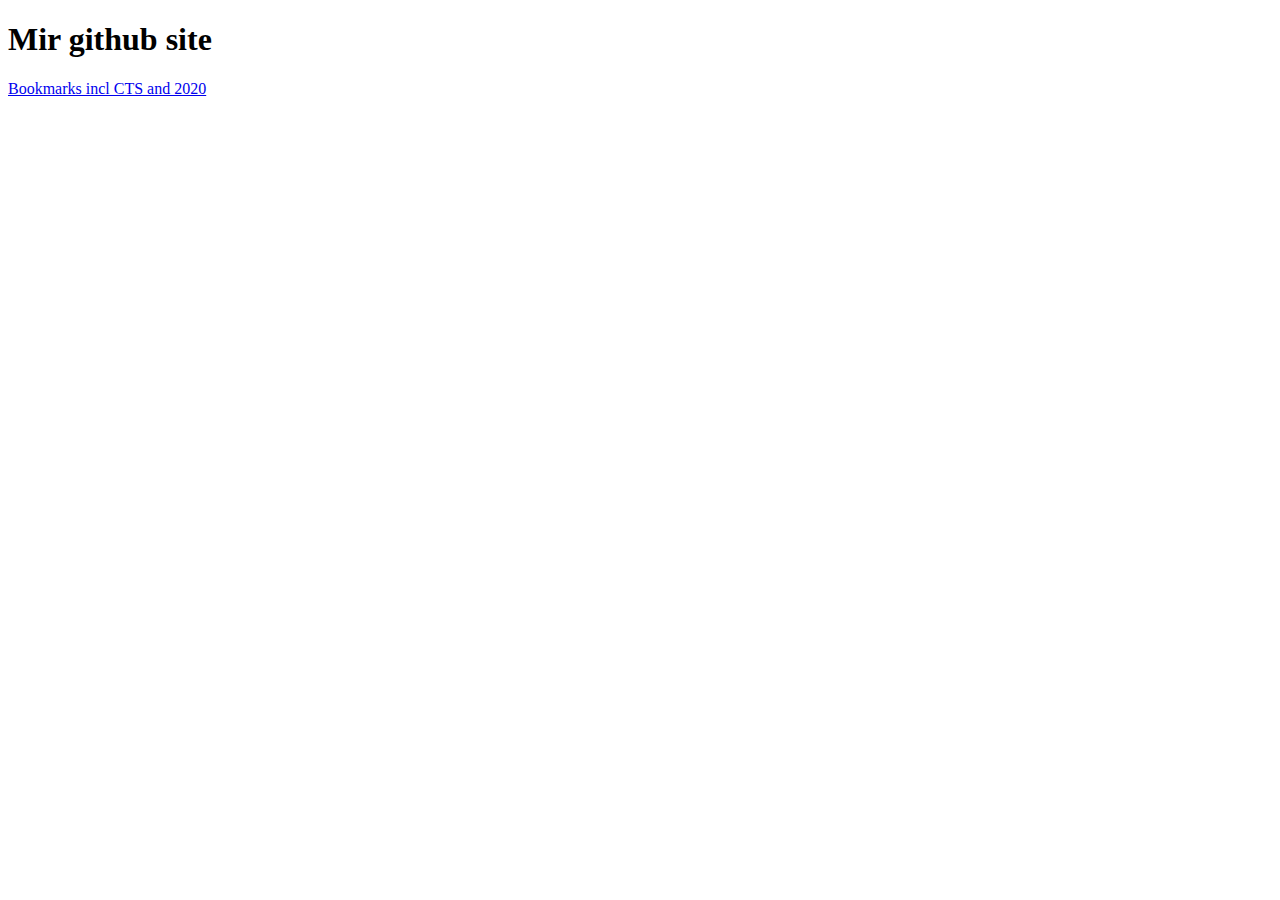
<file: index.html>
<!DOCTYPE html>
<html lang="en" dir="ltr">

<head>
    <meta charset="utf-8">
    <title>Mir's Bookmarks and notes 💕</title>
</head>

<body>
    <h1>Mir github site</h1>

    <a href="bookmarks/index.html">Bookmarks incl CTS and 2020</a>
  
</body>

</html>
</file>
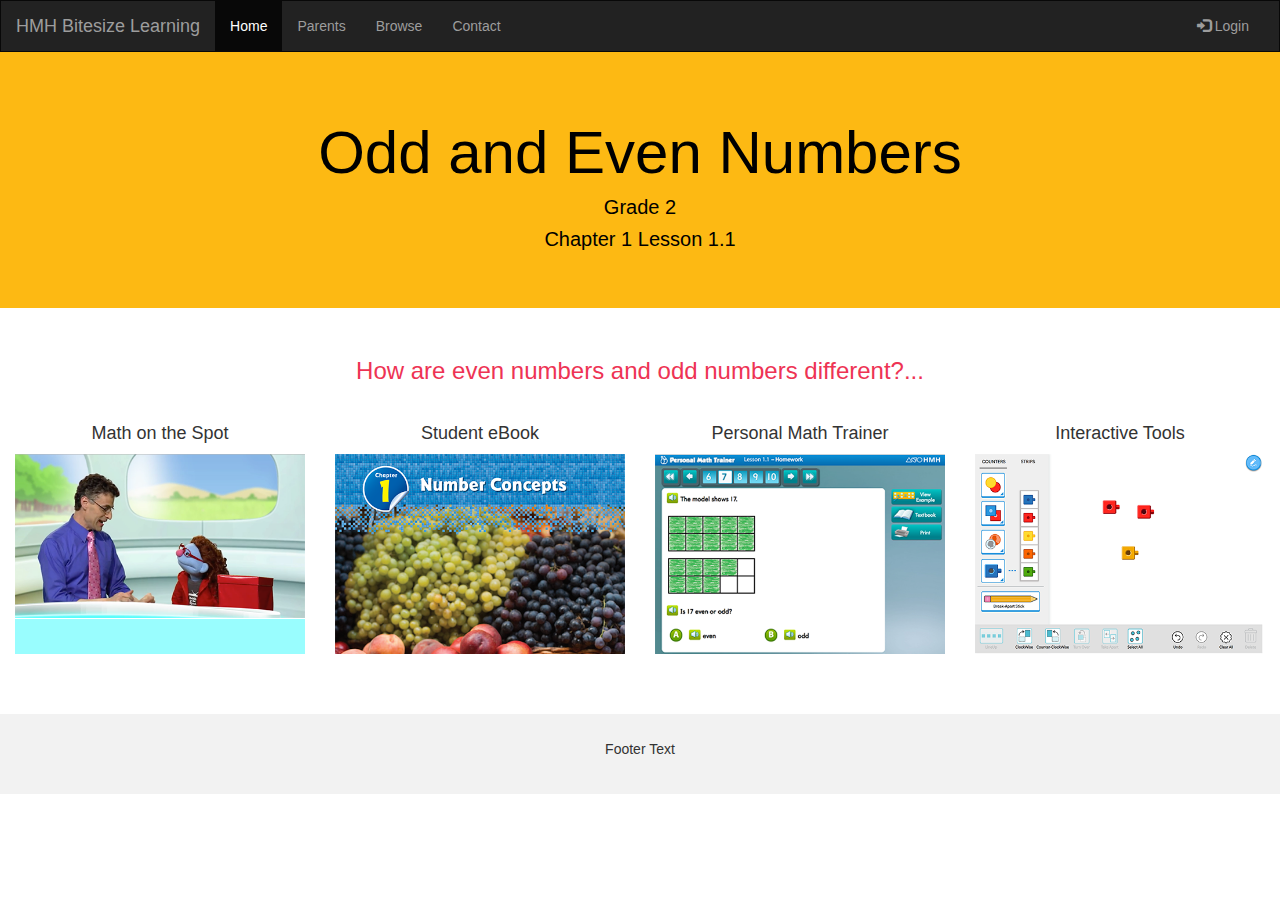
<file: bitesize-poc/index.html>
<!DOCTYPE html>
<html lang="en">
  <head>
    <title>HMH Learning Tree : Math : Grade 2 : Lesson 1.1</title>
    <meta charset="utf-8" />
    <meta name="viewport" content="width=device-width, initial-scale=1" />
    <link
      rel="stylesheet"
      href="https://maxcdn.bootstrapcdn.com/bootstrap/3.4.1/css/bootstrap.min.css"
    />
    <script src="https://ajax.googleapis.com/ajax/libs/jquery/3.4.1/jquery.min.js"></script>
    <script src="https://maxcdn.bootstrapcdn.com/bootstrap/3.4.1/js/bootstrap.min.js"></script>
    <style>
      .jumbotron {
        /* background-image: url("iloveelephants.png ");*/
        background-color: #fdb913;
        /* background-size: cover;*/
      }

      .jumbotron h1 {
        color: black;
        font-weight: 400;
        font-size: 6rem;
      }
      .jumbotron h4 {
        color: black;
        font-size: 2rem;
        font-weight: 400;
        margin-top: 0;
      }

      /* Modify the background color */

      .navbar-custom {
        background-color: #4d4d4f;
      }
      /* Modify brand and text color */

      .navbar-custom .navbar-brand,
      .navbar-custom .navbar-text {
        color: #fdb913;
      }
      /*  .mycircle {
        background-color: #ee3354;
        width: 100px;
        height: 100px;
        border-radius: 50%;
        position: relative;
        padding: 5px;
        float: right;
        margin-right: 100px;
      } */

      .mycircle p {
        color: white;
        font-size: 2rem;
        line-height: 100px;
      }
      /* Remove the navbar's default margin-bottom and rounded borders */
      .navbar {
        margin-bottom: 0;
        border-radius: 0;
      }

      h3 {
        color: #ee3354;
      }

      /* Add a gray background color and some padding to the footer */
      footer {
        background-color: #f2f2f2;
        padding: 25px;
      }
    </style>
  </head>
  <body>
    <nav class="navbar navbar-inverse">
      <div class="container-fluid">
        <div class="navbar-header">
          <button
            type="button"
            class="navbar-toggle"
            data-toggle="collapse"
            data-target="#myNavbar"
          >
            <span class="icon-bar"></span>
            <span class="icon-bar"></span>
            <span class="icon-bar"></span>
          </button>
          <a class="navbar-brand" href="#">HMH Bitesize Learning</a>
        </div>
        <div class="collapse navbar-collapse" id="myNavbar">
          <ul class="nav navbar-nav">
            <li class="active"><a href="#">Home</a></li>
            <li><a href="#">Parents</a></li>
            <li><a href="#">Browse</a></li>
            <li><a href="#">Contact</a></li>
          </ul>
          <ul class="nav navbar-nav navbar-right">
            <li>
              <a href="#"
                ><span class="glyphicon glyphicon-log-in"></span> Login</a
              >
            </li>
          </ul>
        </div>
      </div>
    </nav>

    <div class="jumbotron">
      <div class="container text-center">
        <h1>Odd and Even Numbers</h1>
        <h4>Grade 2</h4>
        <h4>Chapter 1 Lesson 1.1</h4>
      </div>
    </div>

    <div class="container-fluid bg-3 text-center">
      <h3>How are even numbers and odd numbers different?...</h3>
      <br />
      <div class="row">
        <div class="col-sm-3">
          <h4>Math on the Spot</h4>
          <a
            href="https://www-review-cert-tc1.thinkcentral.com/content/hsp/math/gomath/common/video/video.html#videoId=ref:En_715"
          >
            <img
              src="G2-L1-1-mots.png"
              class="img-responsive"
              style="width: 100%;"
              alt="Image"
            />
          </a>
        </div>
        <div class="col-sm-3">
          <h4>Student eBook</h4>
          <a href="G2-L1-1-seeb.pdf">
            <img
              src="G2-L1-1-seeb.png"
              class="img-responsive"
              style="width: 100%;"
              alt="Image"
            />
          </a>
        </div>
        <div class="col-sm-3">
          <h4>Personal Math Trainer</h4>
          <a
            href="https://www-review-cert-tc1.thinkcentral.com/wwtb/api/hviewer.pl?id=12345678901234567890123456789012&uid=demo_user&cid=1&wid=nagm15gra2hwku1m1l1hw"
          >
            <img
              src="G2-L1-1-pmt.png"
              class="img-responsive"
              style="width: 100%;"
              alt="Image"
            />
          </a>
        </div>
        <div class="col-sm-3">
          <h4>Interactive Tools</h4>
          <a
            href="https://www-review-cert-tc1.thinkcentral.com/content/hsp/math/mx2018/common/tools/Counters/index.html#user=g4"
          >
            <img
              src="G2-L1-1-itool.png"
              class="img-responsive"
              style="width: 100%;"
              alt="Image"
            />
          </a>
        </div>
      </div>
    </div>
    <br />

    <br /><br />

    <footer class="container-fluid text-center">
      <p>Footer Text</p>
    </footer>
  </body>
</html>
</file>
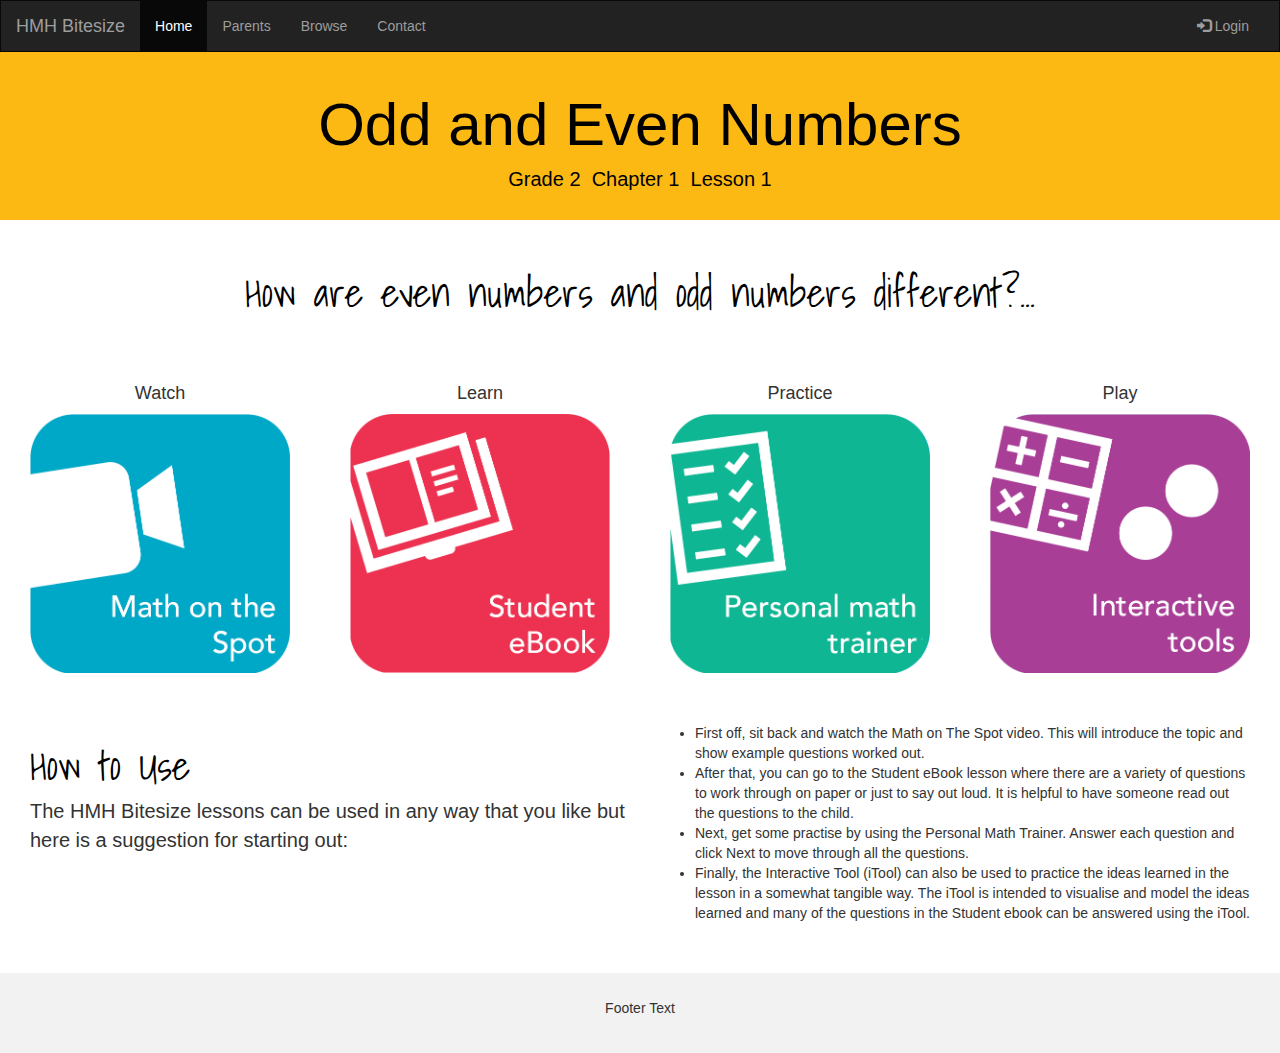
<file: bitesize/index.html>
<!DOCTYPE html>
<html lang="en">
  <head>
    <title>HMH Learning Tree : Math : Grade 2 : Lesson 1.1</title>
    <meta charset="utf-8" />
    <meta name="viewport" content="width=device-width, initial-scale=1" />
    <link
      rel="stylesheet"
      href="https://maxcdn.bootstrapcdn.com/bootstrap/3.4.1/css/bootstrap.min.css"
    />
    <link
      href="https://fonts.googleapis.com/css2?family=Shadows+Into+Light&display=swap"
      rel="stylesheet"
    />
    <script src="https://ajax.googleapis.com/ajax/libs/jquery/3.4.1/jquery.min.js"></script>
    <script src="https://maxcdn.bootstrapcdn.com/bootstrap/3.4.1/js/bootstrap.min.js"></script>
    <style>
      .jumbotron {
        /* background-image: url("iloveelephants.png ");*/
        background-color: #fdb913;
        /* background-size: cover;*/
        padding: 2rem;
      }

      .jumbotron h1 {
        color: black;
        font-weight: 400;
        font-size: 6rem;
      }
      .jumbotron h4 {
        color: black;
        font-size: 2rem;
        font-weight: 400;
        margin-top: 0;
      }

      /* Modify the background color */

      .navbar-custom {
        background-color: #4d4d4f;
      }
      /* Modify brand and text color */

      .navbar-custom .navbar-brand,
      .navbar-custom .navbar-text {
        color: #fdb913;
      }
      /*  .mycircle {
        background-color: #ee3354;
        width: 100px;
        height: 100px;
        border-radius: 50%;
        position: relative;
        padding: 5px;
        float: right;
        margin-right: 100px;
      } */

      .mycircle p {
        color: white;
        font-size: 2rem;
        line-height: 100px;
      }
      /* Remove the navbar's default margin-bottom and rounded borders */
      .navbar {
        margin-bottom: 0;
        border-radius: 0;
      }

      h3 {
        font-family: "Shadows Into Light", cursive;
        color: black;
        font-size: 4rem;
      }

      /* Add a gray background color and some padding to the footer */
      footer {
        background-color: #f2f2f2;
        padding: 25px;
      }

      .col-sm-3 {
        /*  border: 5px pink dotted; */
        padding: 3rem;
      }
      .how-to {
        font-size: 2rem;
      }
    </style>
  </head>
  <body>
    <nav class="navbar navbar-inverse">
      <div class="container-fluid">
        <div class="navbar-header">
          <button
            type="button"
            class="navbar-toggle"
            data-toggle="collapse"
            data-target="#myNavbar"
          >
            <span class="icon-bar"></span>
            <span class="icon-bar"></span>
            <span class="icon-bar"></span>
          </button>
          <a class="navbar-brand" href="#">HMH Bitesize</a>
        </div>
        <div class="collapse navbar-collapse" id="myNavbar">
          <ul class="nav navbar-nav">
            <li class="active"><a href="#">Home</a></li>
            <li><a href="#">Parents</a></li>
            <li><a href="#">Browse</a></li>
            <li><a href="#">Contact</a></li>
          </ul>
          <ul class="nav navbar-nav navbar-right">
            <li>
              <a href="#"
                ><span class="glyphicon glyphicon-log-in"></span> Login</a
              >
            </li>
          </ul>
        </div>
      </div>
    </nav>

    <div class="jumbotron">
      <div class="container text-center">
        <h1>Odd and Even Numbers</h1>
        <h4>Grade 2 &nbsp;Chapter 1&nbsp; Lesson 1</h4>
      </div>
    </div>

    <div class="container-fluid bg-3 text-center">
      <h3>How are even numbers and odd numbers different?...</h3>
      <br />
      <div class="row">
        <div class="col-sm-3">
          <h4>Watch</h4>
          <a
            href="https://www-review-cert-tc1.thinkcentral.com/content/hsp/math/gomath/common/video/video.html#videoId=ref:En_715"
          >
            <img
              src="bitesize-mots-icon.png"
              class="img-responsive"
              style="width: 100%;"
              alt="Image"
            />
          </a>
        </div>
        <div class="col-sm-3">
          <h4>Learn</h4>
          <a href="G2-L1-1-ebook.pdf">
            <img
              src="bitesize-ebook-icon.png"
              class="img-responsive"
              style="width: 100%;"
              alt="Image"
            />
          </a>
        </div>
        <div class="col-sm-3">
          <h4>Practice</h4>
          <a
            href="https://www-review-cert-tc1.thinkcentral.com/wwtb/api/hviewer.pl?id=12345678901234567890123456789012&uid=demo_user&cid=1&wid=nagm15gra2hwku1m1l1hw"
          >
            <img
              src="bitesize-pmt-icon.png"
              class="img-responsive"
              style="width: 100%;"
              alt="Image"
            />
          </a>
        </div>
        <div class="col-sm-3">
          <h4>Play</h4>
          <a
            href="https://www-review-cert-tc1.thinkcentral.com/content/hsp/math/mx2018/common/tools/Counters/index.html#user=g4"
          >
            <img
              src="bitesize-itool-icon.png"
              class="img-responsive"
              style="width: 100%;"
              alt="Image"
            />
          </a>
        </div>
      </div>
    </div>
    <br />
    <div class="container-fluid">
      <div class="col-sm-6">
        <h3>How to Use</h3>
        <p class="how-to">
          The HMH Bitesize lessons can be used in any way that you like but here
          is a suggestion for starting out:
        </p>
      </div>  
      <div class="col-sm-6">
        <ul>
          <li>
            First off, sit back and watch the Math on The Spot video. This will
            introduce the topic and show example questions worked out.
          </li>

          <li>
            After that, you can go to the Student eBook lesson where there are a
            variety of questions to work through on paper or just to say out
            loud. It is helpful to have someone read out the questions to the
            child.
          </li>

          <li>
            Next, get some practise by using the Personal Math Trainer. Answer
            each question and click Next to move through all the questions.
          </li>

          <li>
            Finally, the Interactive Tool (iTool) can also be used to practice
            the ideas learned in the lesson in a somewhat tangible way. The
            iTool is intended to visualise and model the ideas learned and many
            of the questions in the Student ebook can be answered using the
            iTool.
          </li>
        </ul>
      </div>
     </div>
    </div>
    <br /><br />

    <footer class="container-fluid text-center">
      <p>Footer Text</p>
    </footer>
  </body>
</html>
</file>
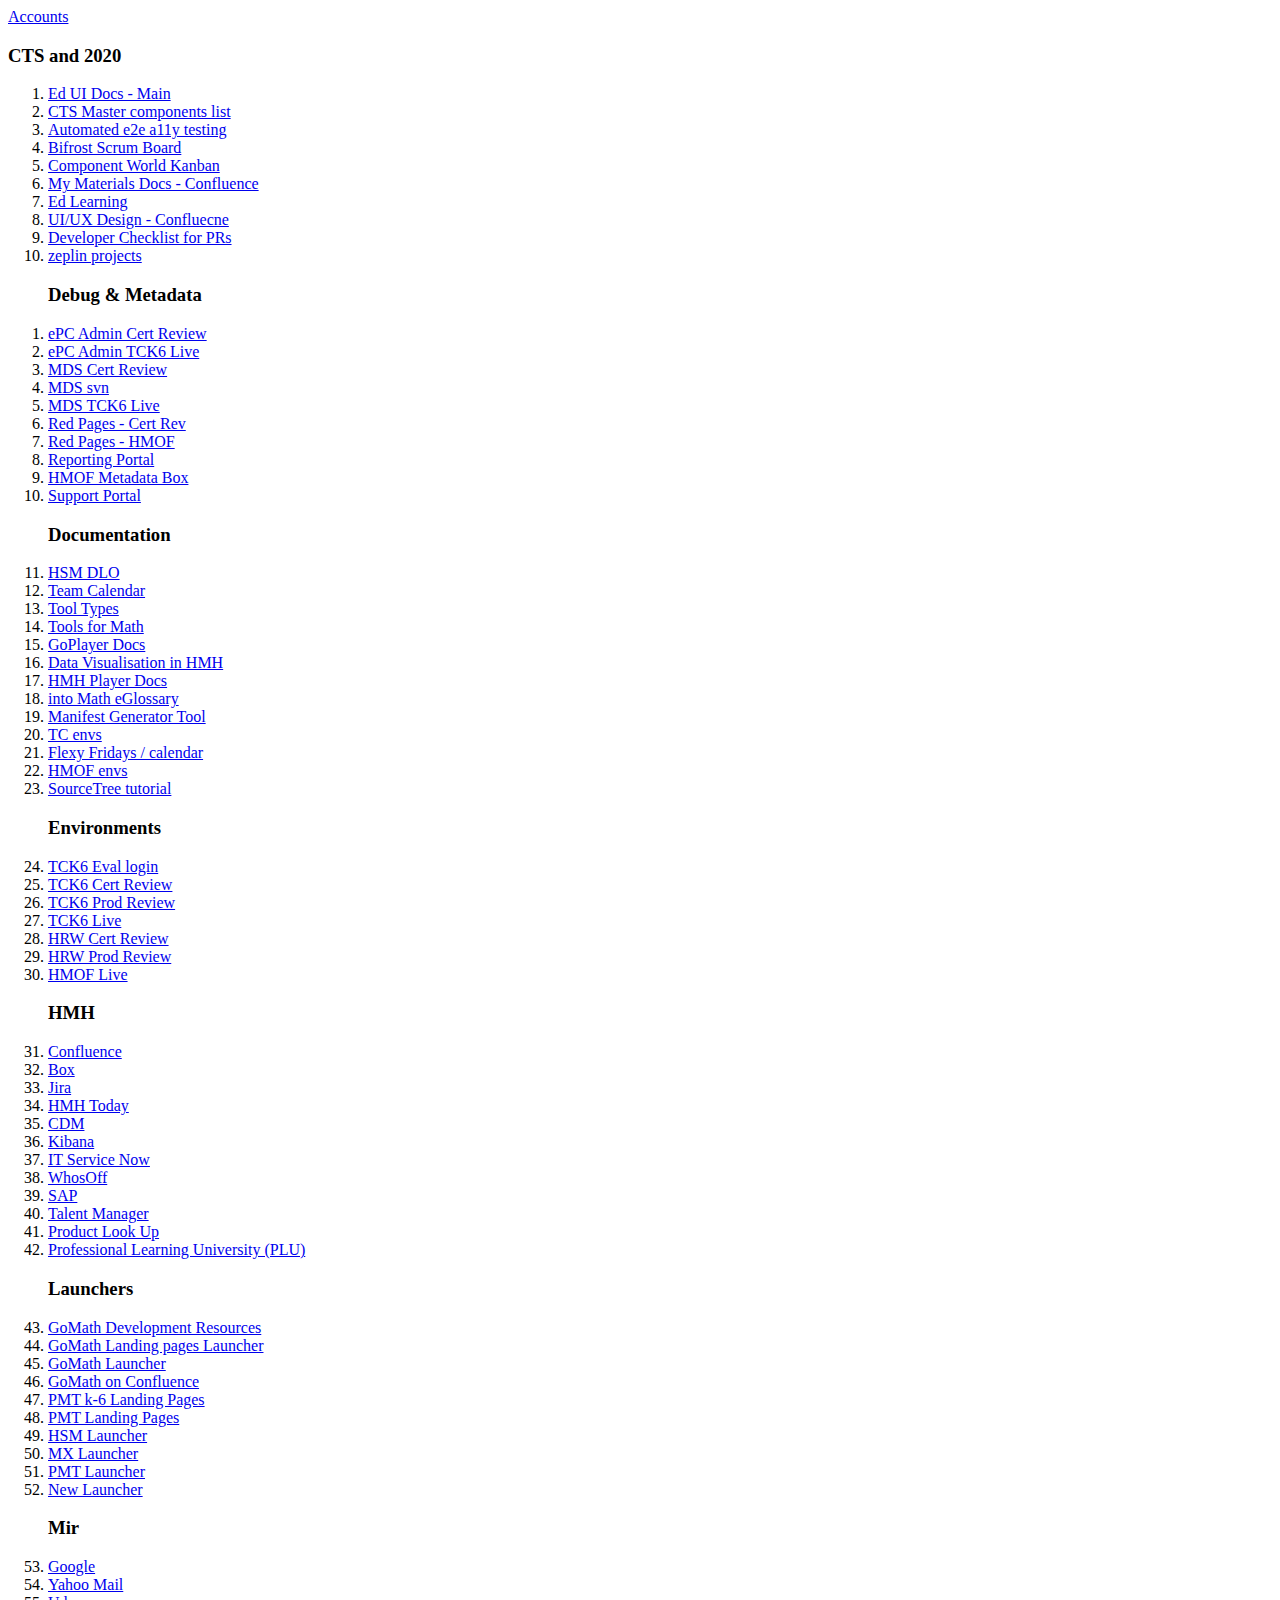
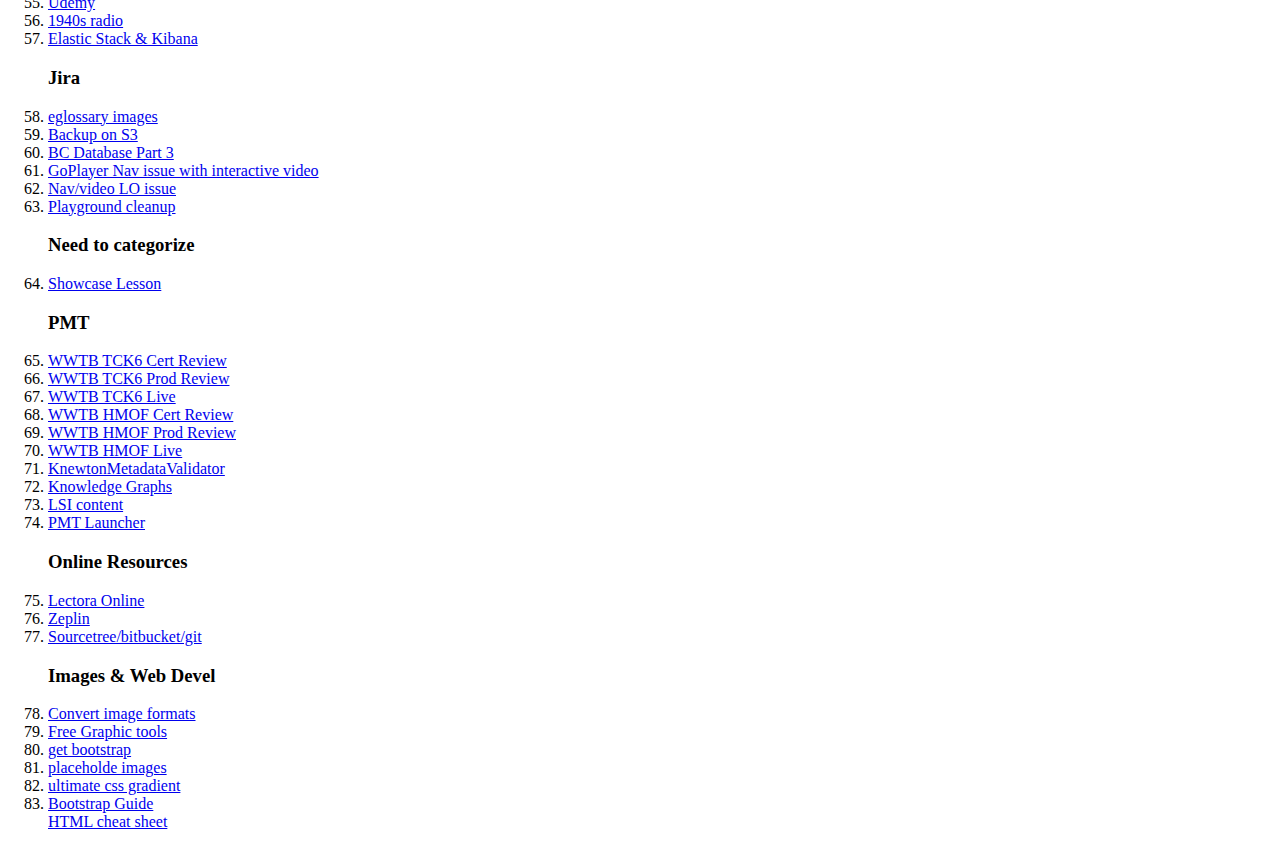
<file: bookmarks/index.html>
<!DOCTYPE html>
<html lang="en" dir="ltr">

<head>
    <meta charset="utf-8">
    <title>Mir's Bookmarks and notes 💕</title>
</head>

<body>

    <a href="mir-accounts.html">Accounts</a>

    <h3>CTS and 2020</h3>
    <ol>
        <li>
        <a href="https://ed-ui.prod.hmheng-cds.br.internal/Lift/Ed-UI/main/" ">	Ed UI Docs - Main	</a></li>
        <li><a href="https://hmhco.app.box.com/s/befvx8wvno2aam8j2jrrcni1mauii1z1 ">CTS Master components list	</a></li>
        <li><a href="https://scm.eng.hmhco.com/Ed-Learning/lift/blob/master/docs/accessibility.md#writing-automated-accessibility-e2e-regression-tests ">	Automated e2e a11y testing	</a></li>
        <li><a href="https://jira.hmhco.com/secure/RapidBoard.jspa?rapidView=2660&view=planning ">Bifrost Scrum Board	</a></li>
        <li><a href="https://jira.hmhco.com/secure/RapidBoard.jspa?rapidView=2601 ">Component World Kanban	</a></li>
        <li><a href="https://confluence.hmhco.com/display/PMT/Connected+Teacher+System+-+Playlist+services ">My Materials Docs - Confluence</a></li>

        <li><a href="https://scm.eng.hmhco.com/Ed-Learning ">Ed Learning</a></li>
        <li><a href="https://confluence.hmhco.com/display/DPD/Digital+Product+Design+Home ">UI/UX Design - Confluecne</a></li>
        <li><a href="https://hmhco.slack.com/archives/CF5LCQGL8/p1549468733067500 ">Developer Checklist for PRs</a></li>
        <li><a href="https://app.zeplin.io/projects ">zeplin projects</a></li>
        <!-- <li><a href="https://scm.eng.hmhco.com/Ed-Learning/lift/blob/master/e2e/README.md">Lift e2e testing</a></li>
        <li><a href="https://scm.eng.hmhco.com/Ed-Learning/lift/blob/master/docs/accessibility.md">Axe - a11y testing</a></li>
        <li><a href="url ">xxx</a></li>
        <li><a href="url ">xxx</a></li> -->

    
    </ol>

    

    <ol>
        <h3>Debug &amp; Metadata</h3>
        <li><a href=" http://admin-review-cert.thinkcentral.com/ePCAdmin/login ">	ePC Admin Cert Review	</a></li>
        <li><a href=" http://admin-k6.thinkcentral.com/ePCAdmin/login ">	ePC Admin TCK6 Live	</a></li>
        <li><a href=" http://ccscrvwml01.hmhengaws.local:8004/MDSHome ">	MDS Cert Review	</a></li>
        <li><a href=" http://dubsvn.hmco.com/svn/MDS_Content/trunk/MDS/CERT-REVIEW/metadata ">	MDS svn	</a></li>
        <li><a href=" http://hmhatcpapp01.hmco.com:8004/MDSHome ">	MDS TCK6 Live	</a></li>
        <li><a href=" http://support-review-cert.hrw.com/ ">	Red Pages - Cert Rev 	</a></li>
        <li><a href=" http://support.hrw.com/login_form.jsp ">	Red Pages - HMOF 	</a></li>
        <li><a href=" http://dubconf.hmhpub.com:8080/display/RP/DCD+Report+Portal ">	Reporting Portal	</a></li>
        <li><a href=" https://hmhco.app.box.com/files/0/f/3518834837/Metadata_Development?utm_source=trans&utm_medium=email&utm_campaign=collab%2Bauto%20accept%20user ">	HMOF Metadata Box	</a></li>
        <li><a href=" http://hmhsupportportal-review-cert.thinkcentral.com/supportPortalWeb/start.do ">	Support Portal	</a></li>
        <h3>Documentation</h3>
        <li><a href=" https://confluence.hmhco.com/pages/viewpage.action?spaceKey=PMT&title=HSM_DLO_identification ">	HSM DLO	</a></li>
        <li><a href=" http://dubconf.hmhpub.com:8080/display/PMT/Team+Calendar ">	Team Calendar	</a></li>
        <li><a href=" http://dubconf.hmhpub.com:8080/display/PMT/TOOL+TYPE ">	Tool Types	</a></li>
        <li><a href=" https://confluence.hmhco.com/display/PMT/Tools+for+Into+Math+K-8+%7CAGA ">	Tools for Math	</a></li>
        <li><a href=" http://dubconf.hmhpub.com:8080/display/GOP/GoPlayer ">	GoPlayer Docs	</a></li>
        <li><a href=" https://confluence.hmhco.com/display/tool/Data+Visualization#?lucidIFH-viewer-8d325e67=1 ">	Data Visualisation in HMH	</a></li>
        <li><a href=" http://dubconf.hmhpub.com:8080/pages/viewpage.action?pageId=94408664 ">	HMH Player Docs	</a></li>
        <li><a href=" https://confluence.hmhco.com/display/PMT/Into+Math+eGlossary+K-12 ">	into Math eGlossary	</a></li>
        <li><a href=" https://confluence.hmhco.com/pages/viewpage.action?spaceKey=HP&title=MDS+Resources+and+Standards+files+map+for+k-9+content ">	Manifest Generator Tool	</a></li>
        <li><a href=" https://confluence.hmhco.com/pages/viewpage.action?spaceKey=TC&title=Environments ">	TC envs	</a></li>
        <li><a href=" https://confluence.hmhco.com/display/RP/calendars ">	Flexy Fridays / calendar	</a></li>
        <li><a href=" https://confluence.hmhco.com/pages/viewpage.action?spaceKey=HRW&title=Environments ">	HMOF envs	</a></li>
        <li><a href=" https://confluence.atlassian.com/bitbucket/tutorial-learn-bitbucket-with-sourcetree-760120235.html ">	SourceTree tutorial	</a></li>
        <h3>Environments</h3>
        <li><a href=" http://www-k6.thinkcentral.com/ePCEval/evalLogin.do ">	TCK6 Eval login 	</a></li>
        <li><a href=" http://www-review-cert-tc1.thinkcentral.com/ ">	TCK6 Cert Review	</a></li>
        <li><a href=" http://www-review-k6.thinkcentral.com/ePC/start.do ">	TCK6 Prod Review	</a></li>
        <li><a href=" http://www-k6.thinkcentral.com/ ">	TCK6 Live	</a></li>
        <li><a href=" http://my-review-cert.hrw.com/ ">	HRW Cert Review	</a></li>
        <li><a href=" http://my-review.hrw.com/ ">	HRW Prod Review	</a></li>
        <li><a href=" http://my.hrw.com/ ">	HMOF Live	</a></li>
        <h3>HMH</h3>
        <li><a href=" https://confluence.hmhco.com/ ">	Confluence	</a></li>
        <li><a href=" https://hmhco.app.box.com/files/favorites ">	Box	</a></li>
        <li><a href=" https://jira.hmhco.com/issues/ ">	Jira	</a></li>
        <li><a href=" https://today.hmhco.com/Pages/default.aspx ">	HMH Today	</a></li>
        <li><a href=" http://dubsvn.hmco.com:8080/CDM ">	CDM	</a></li>
        <li><a href=" https://kibana.br.hmheng.io ">	Kibana	</a></li>
        <li><a href=" https://hmhco.service-now.com/sp?id=index ">	IT Service Now	</a></li>
        <li><a href=" https://staff.whosoff.com/login/ ">	WhosOff	</a></li>
        <li><a href=" https://sap.hmhco.com/ ">	SAP	</a></li>
        <li><a href=" https://hmhcotm.peoplefluent.com/myDashboardAction.action ">	Talent Manager	</a></li>
        <li><a href=" https://customercare.hmhco.com/product/customercare/CCSearchResults.html ">	Product Look Up	</a></li>
        <li><a href=" https://today.hmhco.com/ContentDevelopmentGroup/Pages/PLU/PLUHome.aspx ">	Professional Learning University (PLU)	</a></li>

        <h3>Launchers</h3>
        <li><a href=" https://hmh.lectoraonline.com/playground/Launcher/gomath_bookmarks.html ">	GoMath Development Resources 	</a></li>
        <li><a href=" https://hmh.lectoraonline.com/playground/gomath_landing_pages/ ">	GoMath Landing pages Launcher	</a></li>
        <li><a href=" http://hmh.lectoraonline.com/playground/Launcher/ ">	GoMath Launcher	</a></li>
        <li><a href=" https://confluence.hmhco.com/display/PMT/Go+Math ">	GoMath on Confluence	</a></li>
        <li><a href=" http://hmh.lectoraonline.com/playground/PMT_launcher_tool/ ">	PMT k-6 Landing Pages
<li><a href=" https://hmh.lectoraonline.com/playground/PMT_launcher_tool/ ">	PMT Landing Pages
<li><a href=" https://hmh.lectoraonline.com/playground/HSMLauncher/ ">	HSM Launcher	</a></li>
        <li><a href=" https://hmh.lectoraonline.com/playground/MX2018/MXLauncher/index_cc.html ">	MX Launcher	</a></li>
        <li><a href=" http://hmh.lectoraonline.com/playground/Launcher2/pmtLauncher.html ">	PMT Launcher	</a></li>
        <li><a href=" https://hmh.lectoraonline.com/playground/Launcher/pmtLauncher.html# ">	New Launcher	</a></li>
        <h3>Mir</h3>
        <li><a href=" http://www.google.ie ">	Google	</a></li>
        <li><a href=" https://mail.yahoo.com/d/folders/1 ">	Yahoo Mail	</a></li>
        <li><a href=" https://www.udemy.com/ ">	Udemy	</a></li>
        <li><a href=" https://www.radio.net/s/uk1940s ">	1940s radio	</a></li>
        <li><a href=" https://www.elastic.co/products/ ">	Elastic Stack & Kibana	</a></li>
        <h3>Jira</h3>
        <li><a href=" https://jira.hmhco.com/browse/HMHCLAS-1598 ">	eglossary images	</a></li>
        <li><a href=" https://jira.hmhco.com/browse/HMHCLAS-1657 ">	Backup on S3	</a></li>
        <li><a href=" https://jira.hmhco.com/browse/HMHCLAS-1228 ">	BC Database Part 3	</a></li>
        <li><a href=" https://jira.hmhco.com/browse/HMHCLAS-1596 ">	GoPlayer Nav issue with interactive video	</a></li>
        <li><a href=" https://jira.hmhco.com/browse/HMHCLAS-1596 ">	Nav/video LO issue	</a></li>
        <li><a href=" https://jira.hmhco.com/browse/HMHCLAS-1595 ">	Playground cleanup	</a></li>
        <h3>Need to categorize</h3>
        <li><a href=" http://hmh.lectoraonline.com/playground/gomath_ca_v7/gr1/online_interactive_teacher_book_9780544221246_/Showcase_Demo/launch.html ">	Showcase Lesson	</a></li>
        <h3>PMT</h3>
        <li><a href=" https://www-review-cert-tc1.thinkcentral.com/wwtb2/ ">	WWTB TCK6 Cert Review	</a></li>
        <li><a href=" https://www-review-k6.thinkcentral.com/wwtb2/ ">	WWTB TCK6 Prod Review	</a></li>
        <li><a href=" https://www-k6.thinkcentral.com/wwtb2/ ">	WWTB TCK6 Live	</a></li>
        <li><a href=" https://my-review-cert.hrw.com/wwtb2/ ">	WWTB HMOF Cert Review	</a></li>
        <li><a href=" https://my-review.hrw.com/wwtb2/ ">	WWTB HMOF Prod Review	</a></li>
        <li><a href=" https://my.hrw.com/wwtb2/ ">	WWTB HMOF Live	</a></li>
        <li><a href=" http://172.17.1.17:8080/KnewtonMetadataValidator ">	KnewtonMetadataValidator	</a></li>
        <li><a href=" https://today.hmhco.com/teams/DCDPM/Math%20K-6/PMT_Document_Library_2015/Forms/AllItems.aspx?RootFolder=/teams/DCDPM/Math%20K-6/PMT_Document_Library_2015/Documentation/Knowledge%20Graphs%20Documentation ">	Knowledge Graphs 	</a></li>
        <li><a href=" http://content.link-systems.com/~hbern/content_update/ ">	LSI content	</a></li>
        <li><a href=" http://hmh.lectoraonline.com/playground/Launcher2/pmtLauncher.html ">	PMT Launcher	</a></li>
        <h3>Online Resources</h3>
        <li><a href=" http://hmh.lectoraonline.com ">	Lectora Online	</a></li>
        <li><a href=" https://app.zeplin.io/projects.html ">	Zeplin	</a></li>
        <li><a href=" https://www.sourcetreeapp.com/ ">	Sourcetree/bitbucket/git	</a></li>
        <h3>Images &amp; Web Devel</h3>
        <li><a href=" https://onlineconvertfree.com/convert-format/png-to-svg/ ">	Convert image formats	</a></li>
        <li><a href=" https://www.creativebloq.com/graphic-design/free-graphic-design-software-8134039 ">	Free Graphic tools	</a></li>
        <li><a href=" https://getbootstrap.com/ ">	get bootstrap	</a></li>
        <li><a href=" https://placeimg.com/ ">	placeholde images	</a></li>
        <li><a href=" https://www.colorzilla.com/gradient-editor/ ">	ultimate css gradient	</a></li>
        <li><a href=" https://www.taniarascia.com/what-is-bootstrap-and-how-do-i-use-it/ ">	Bootstrap Guide	</a></li>
        </ul>

        <a download href="https://web.stanford.edu/group/csp/cs21/htmlcheatsheet.pdf ">HTML cheat sheet</a>
</body>

</html>
</file>
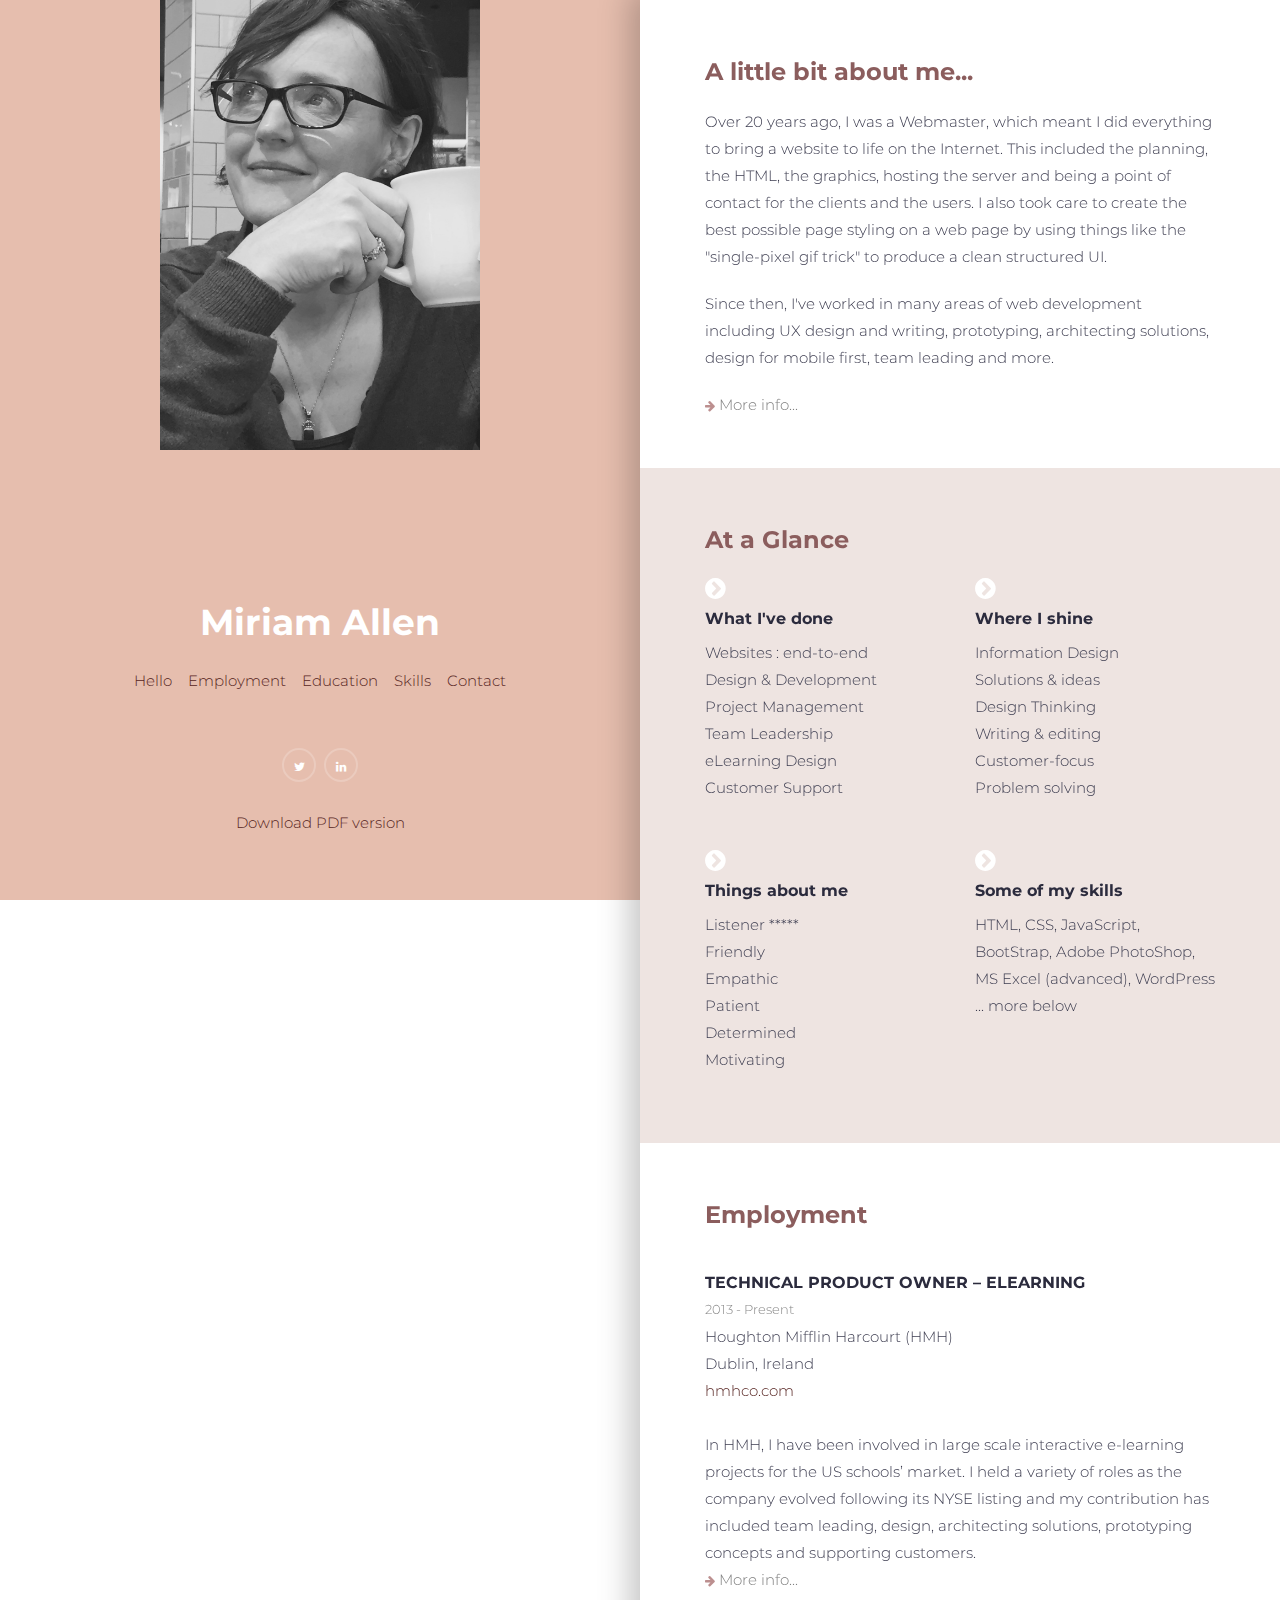
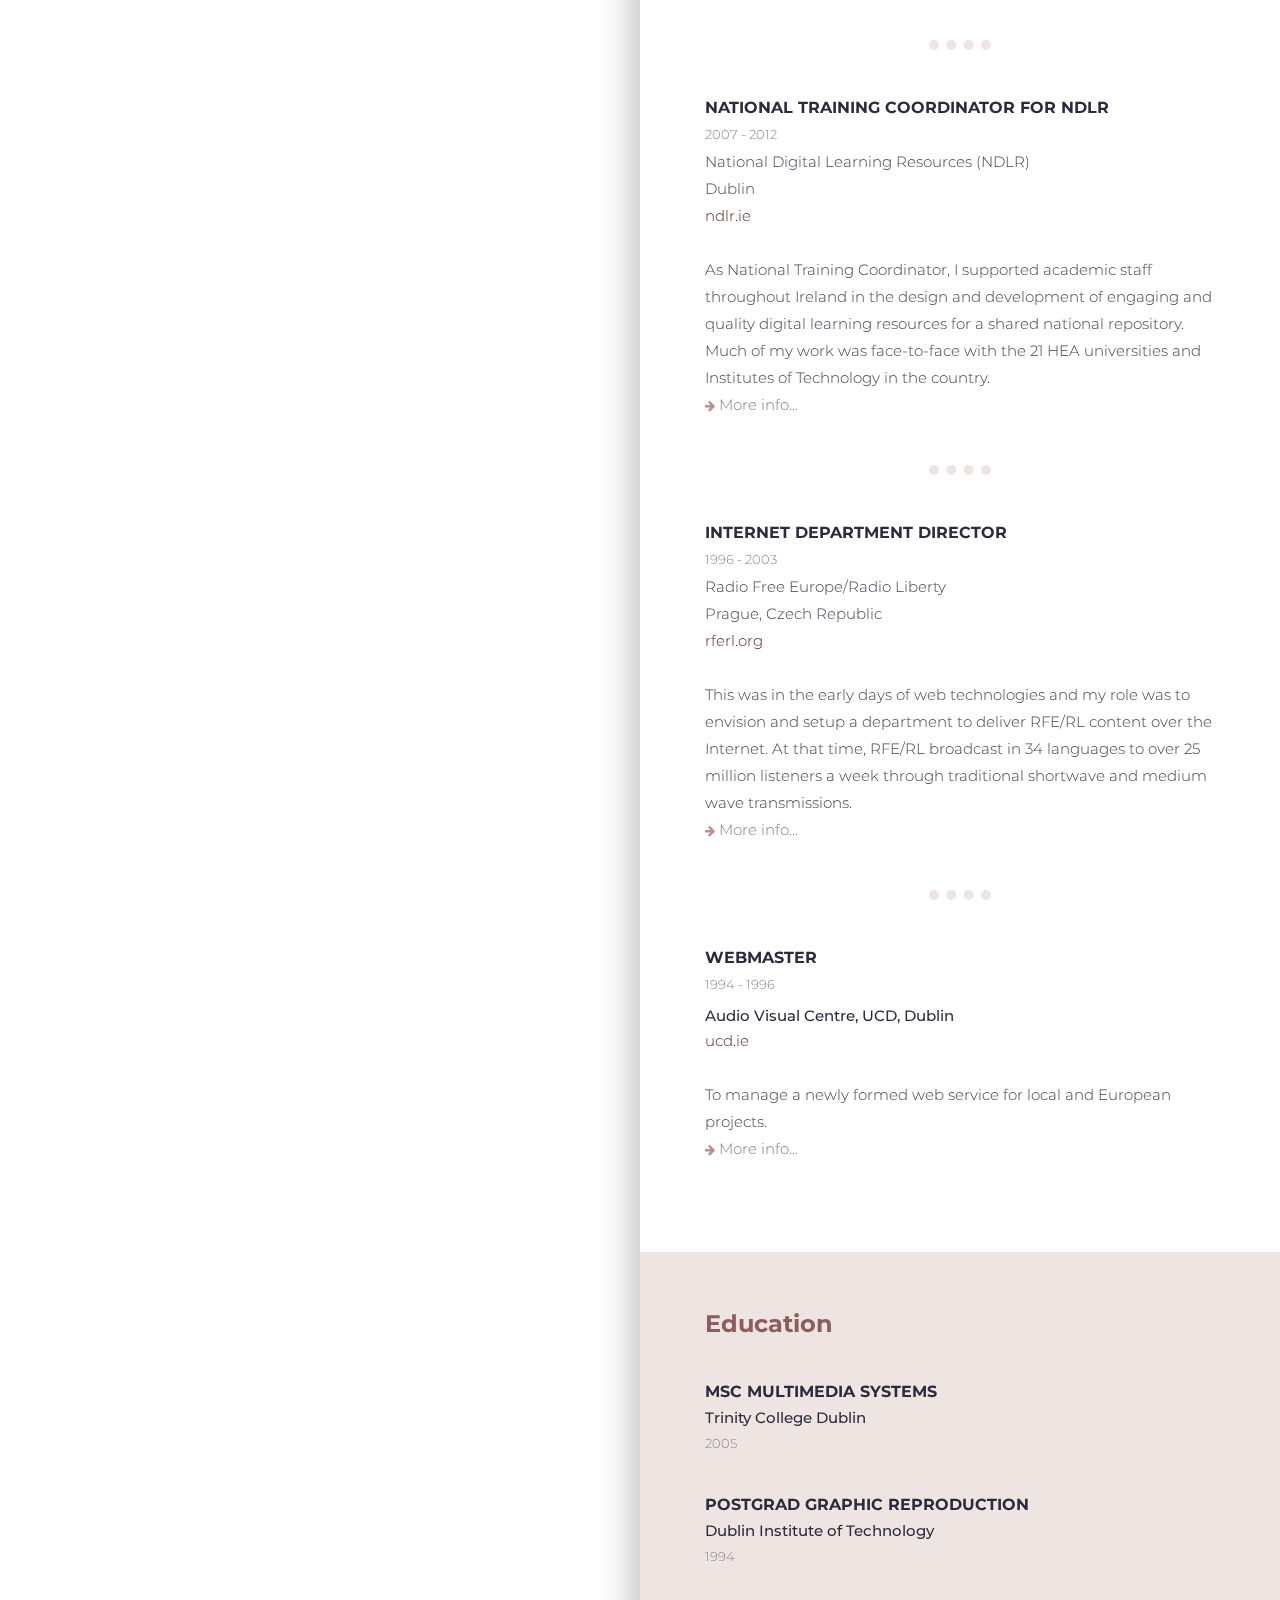
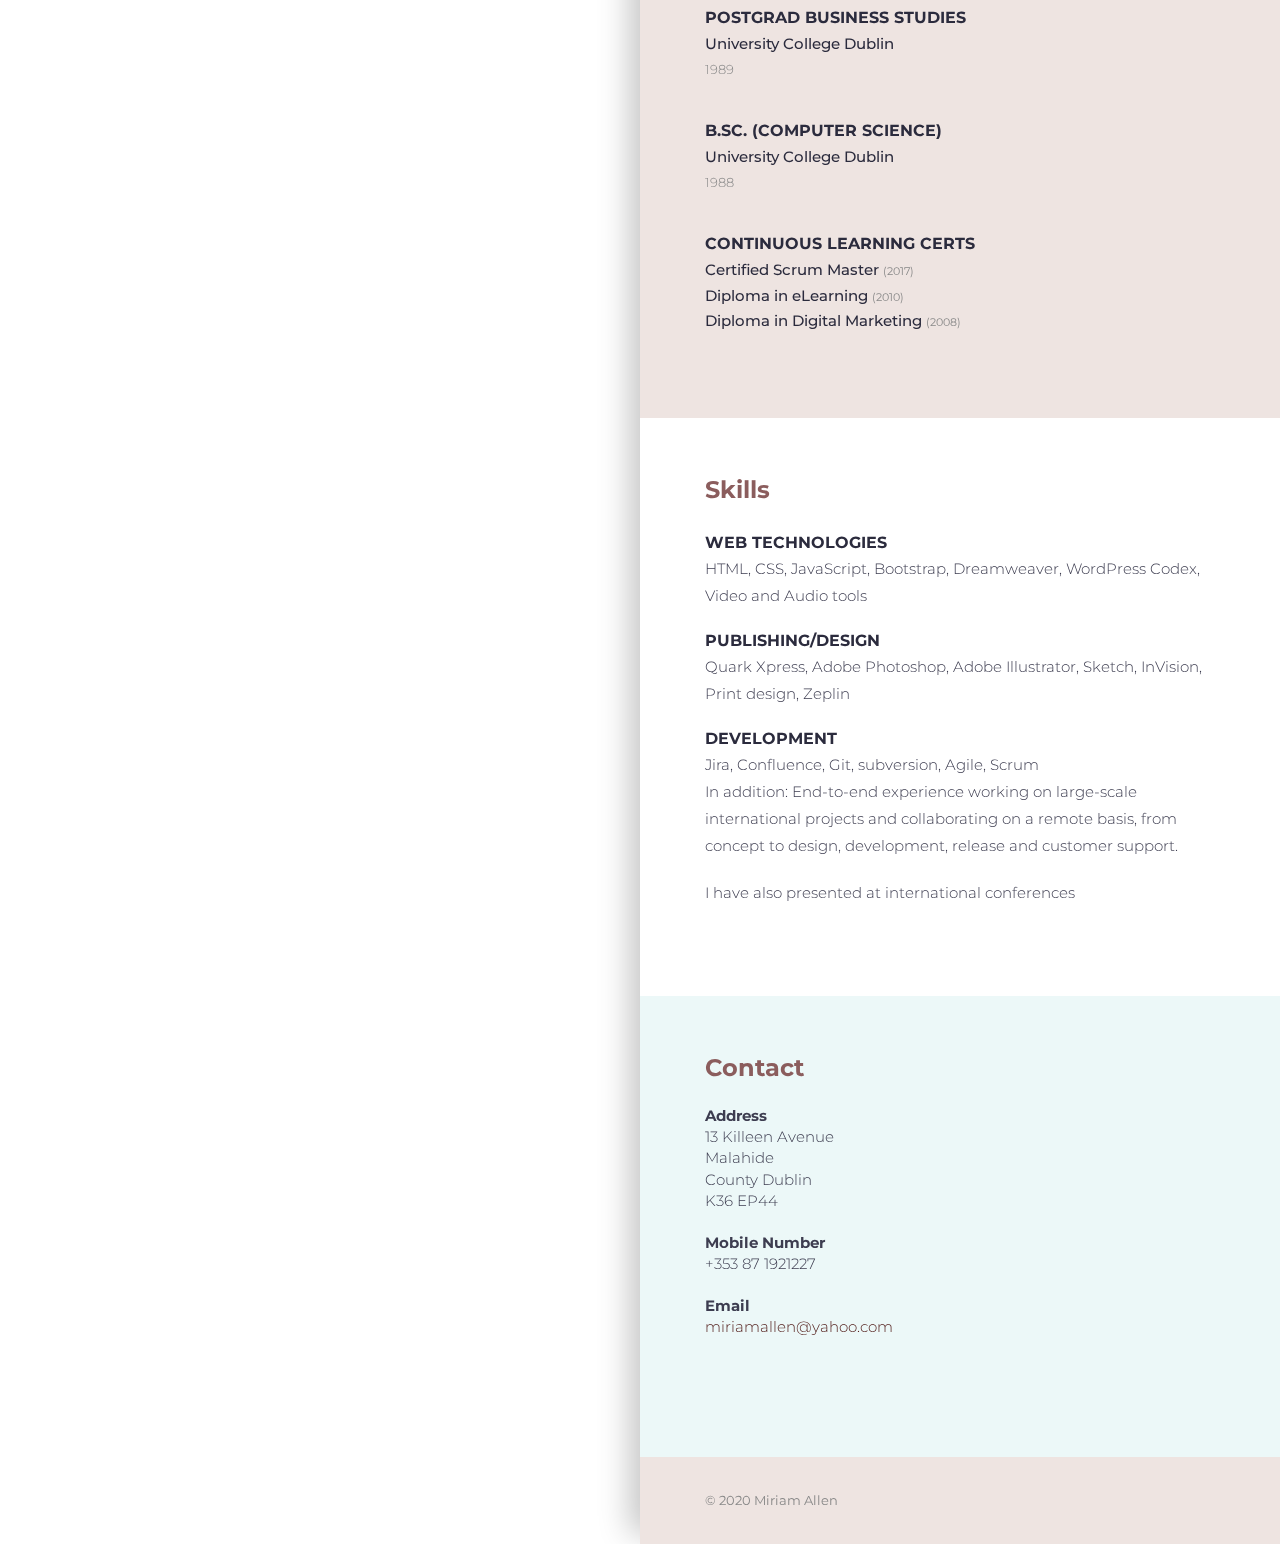
<file: resume2020/index.html>
<!DOCTYPE html>
<html>
  <head>
    <meta charset="utf-8" />
    <meta http-equiv="X-UA-Compatible" content="IE=edge" />
    <meta name="viewport" content="width=device-width, initial-scale=1" />
    <!-- The above 3 meta tags *must* come first in the head; any other head content must come *after* these tags -->
    <title>MIRIAM ALLEN M.Sc. - Resumé 2020</title>

    <!-- favicon -->
    <link href="favicon.png" rel="icon" />

    <!-- web-fonts -->
    <link
      href="https://fonts.googleapis.com/css?family=Hind:300,400,500,600,700"
      rel="stylesheet"
    />

    <link href="https://fonts.googleapis.com/css2?family=Montserrat&display=swap" rel="stylesheet">

    <!-- font-awesome -->
    <link href="css/font-awesome.min.css" rel="stylesheet" />
    <link rel="stylesheet"="https://cdnjs.cloudflare.com/ajax/libs/font-awesome/5.13.0/js/all.min.js" />


    <!-- Bootstrap -->
    <link href="css/bootstrap.min.css" rel="stylesheet" />

    <!-- Style CSS -->
    <link href="css/style.css" rel="stylesheet" />

    <!-- HTML5 shim and Respond.js for IE8 support of HTML5 elements and media queries -->
    <!-- WARNING: Respond.js doesn't work if you view the page via file:// -->
    <!--[if lt IE 9]>
      <script src="https://oss.maxcdn.com/html5shiv/3.7.2/html5shiv.min.js"></script>
      <script src="https://oss.maxcdn.com/respond/1.4.2/respond.min.js"></script>
    <![endif]-->
  </head>
  <body id="page-top" data-spy="scroll" data-target=".navbar">
    <div id="main-wrapper">
      <!-- Page Preloader -->
      <div id="preloader">
        <div id="status">
          <div class="status-mes"></div>
        </div>
      </div>

      <div class="columns-block">
        <div class="left-col-block blocks">
          <header class="header">
            <div class="profile-img"></div>
            <div class="content text-center">

              <h1>Miriam Allen</h1>
              <br />
              <a href="#intro">Hello</a>
              &nbsp;&nbsp;
              <a href="#employment">Employment</a>
              &nbsp;&nbsp;
              <a href="#education">Education</a>
              &nbsp;&nbsp;
              <a href="#skills">Skills</a>
               &nbsp;&nbsp;
              <a href="#contactMe">Contact</a>
              <br /><br /><br />
              <ul class="social-icon">
                <li>
                  <a href="https://twitter.com/miriamallen1"><i class="fa fa-twitter" aria-hidden="true"></i></a>
                </li>
                <li>
                  <a href="https://www.linkedin.com/in/miriamallen/"><i class="fa fa-linkedin" aria-hidden="true"></i></a>
                </li>
              </ul>
              <br />
              <a href="resumeMiriamAllen2020.pdf">Download PDF version</a>

            </div>
          </header>
          <!-- .header-->
        </div>

        <div class="right-col-block blocks">
          <section class="intro section-wrapper">
            <div id="intro" class="container-fluid">
              <div class="row">
                <div class="col-md-12">
                  <div class="section-title">
                    <h2>A little bit about me...</h2>
                  </div>
                </div>
                <div class="col-md-12">
                  <p>
Over 20 years ago, I was a Webmaster, which meant I did everything to bring a website to life on the Internet.
This included the planning, the HTML, the graphics, hosting the server and being a point of contact for the clients and the users.
I also took care to create the best possible page styling on a web page by using things like the "single-pixel gif trick" to produce a clean structured UI.
<p>
Since then, I've worked in many areas of web development including UX design and writing, prototyping, architecting solutions, design for mobile first, team leading and more.</p>
                  </p>
                  <span class="reveal-details" data-toggle="collapse" data-target="#details-0"><i class="fa fa-arrow-right my-arrows"
                      aria-hidden="true"></i> More info...</span>
                  <div id="details-0" class="collapse">
                  <p>
                    What excites me most is working on the user flow and design of a
                    site or an app.
                    I love simple designs with impeccable wording and feel driven
                    to always make sites or apps intuitive for people to use. I have a good
                    deal of technical experience and that gives me an edge in
                    design-thinking and creative problem-solving.
                  </p>
        
                      <span class="reveal-details" data-toggle="collapse" data-target="#details-0"><i class="fa fa-arrow-up my-arrows"
                          aria-hidden="true"></i> Close</span>
                </div>
                </div>
              </div>
            </div>
          </section>

          <section class="expertise-wrapper section-wrapper gray-bg">
            <div class="container-fluid">
              <div class="row">
                <div class="col-md-12">
                  <div class="section-title">
                    <h2>At a Glance</h2>

                  </div>
                </div>
              </div>
              <!-- .row -->

              <div class="row">
                <div class="col-md-6">
                  <div class="expertise-item">
                    <i class="fa fa-chevron-circle-right my-icons" aria-hidden="true"></i>
                    <h3>What I've done</h3>
                    <ul class="mir">
                      <li><span class="hilite">Websites</span> : end-to-end</li>
                      <li><span class="hilite">Design</span> & Development</li>
                      <li><span class="hilite">Project</span> Management</li>
                      <li><span class="hilite">Team</span> Leadership</li>
                      <li><span class="hilite">eLearning</span> Design</li>
                      <li><span class="hilite">Customer</span> Support</li>
                    </ul>
                  </div>
                </div>
                <div class="col-md-6">
                  <div class="expertise-item">
                    <i class="fa fa-chevron-circle-right my-icons"" aria-hidden="true"></i>
                    <h3>Where I shine</h3>
                    <ul>
                      <li>Information Design</li>
                      <li>Solutions & ideas</li>
                      <li>Design Thinking</li>
                      <li>Writing & editing</li>
                      <li>Customer-focus</li>
                      <li>Problem solving</li>
                    </ul>
                  </div>
                </div>
              </div>
              <br />
              <!-- .row -->

              <div class="row">
                <div class="col-md-6">
                  <div class="expertise-item">
                    <i class="fa fa-chevron-circle-right my-icons" aria-hidden="true"></i>
                    <h3>Things about me</h3>
                    <ul>
                      <li>Listener *****</li>
                      <li>Friendly</li>
                      <li>Empathic</li>
                      <li>Patient</li>
                      <li>Determined</li>
                      <li>Motivating</li>
                    </ul>
                  </div>
                </div>
                <div class="col-md-6">
                  <div class="expertise-item">
                    <i class="fa fa-chevron-circle-right my-icons" aria-hidden="true"></i>
                    <h3>Some of my skills</h3>
                    HTML, CSS, JavaScript, BootStrap, Adobe PhotoShop, MS Excel
                    (advanced), WordPress ... more below
                  </div>
                </div>
              </div>
              <!-- .row -->
            </div>
            <!--.container-fluid-->
          </section>
          <!-- .expertise-wrapper -->

          <section class="section-wrapper section-experience">
            <div id="employment" class="container-fluid">
              <div class="row">
                <div class="col-md-12">
                  <div class="section-title"><h2>Employment</h2></div>
                </div>
              </div>
              <!--.row-->
              <div class="row">
                <div class="col-md-12">
                  <!-- .experience-item -->
                  <div class="content-item">

                    <h3>Technical Product Owner – eLearning</h3>
                                        <small>2013 - Present</small>
                    <div class="emp-name-addr-etc">
                      Houghton Mifflin Harcourt (HMH) <br />
                        Dublin, Ireland<br />
                      <a href="http://hmhco.com">hmhco.com</a><br /><br />
                      In HMH, I have been involved in large scale interactive e-learning projects for the US schools’ market. I
                      held a variety of roles as the company evolved following its NYSE listing and my contribution has included team leading,
                      design, architecting solutions, prototyping concepts and supporting customers.
                      <br />
                      <span class="reveal-details" data-toggle="collapse" data-target="#employment-1"><i class="fa fa-arrow-right my-arrows" aria-hidden="true"></i> More info...</span>
                      <div id="employment-1" class="collapse">
                        <br />
                      Specifically, my role entailed:
                      <li>Defining tasks and writing specifications to meet business requirements</li>
                      <li>Architecting and designing of solutions including prototyping of concepts</li>
                      <li>Team leading both at a local level and with remote vendor teams</li>
                      <li>Project management</li>
                      <li>Documenting and preparing visuals for management, engineering teams and cross-functional teams to bridge knowledge and
                      understanding</li>
                      <li>Design and innovating on productivity enhancement tools</li>
                      <li>Consulting on content issues or queries related to the Personal Math Trainer (an award winning Math assessment product
                      using adaptive learning)</li>
                      <li>Triage and troubleshooting of customer issues</li>
                      <li>Input to the release and QA process</li>
                      <li>Working in an Agile environment</li>
                      <span class="reveal-details" data-toggle="collapse" data-target="#employment-1"><i class="fa fa-arrow-up my-arrows"
                          aria-hidden="true"></i> Close</span>

                      </div>
                    </div>
<br />
<hr class="my-dots">
                  <!-- .experience-item -->
                  <div class="content-item">
                    <h3>National Training Coordinator for NDLR</h3>
                    <small>2007 - 2012</small>
                    <div class="emp-name-addr-etc">
                      National Digital Learning Resources (NDLR) <br />
                      Dublin<br />
                      <a href="http://ndlr.ie">ndlr.ie</a><br />
                      <br />
                      As National Training Coordinator, I supported academic staff throughout Ireland in the design and development of
                      engaging and quality digital learning resources for a shared national repository. Much of my work was face-to-face with
                      the 21 HEA universities and Institutes of Technology in the country.
                      <br />
                      <span class="reveal-details" data-toggle="collapse" data-target="#employment-2"><i class="fa fa-arrow-right my-arrows"
                          aria-hidden="true"></i> More info...</span>
                      <div id="employment-2" class="collapse">
                        <br />
                        Specific tasks included:
                        <li>Digital learning resources development</li>
                        <li>Copy editing; report writing</li>
                        <li>Website development</li>
                        <li>Graphic design for annual publications</li>
                        <li>Consulting on how to create engaging digital resources</li>
                        <li>Coordinating training and events</li>
                        <li>Event planning, promotion and marketing</li>
                        <li>Facilitating collaborations between diverse teams</li>
                        <li>Creative Commons copyright guidance</li>
                      <span class="reveal-details" data-toggle="collapse" data-target="#employment-2"><i class="fa fa-arrow-up my-arrows"
                          aria-hidden="true"></i> Close</span>
                      </div>
 <!--experience-item -->

<br /><br />
<hr class="my-dots">
                  <div class="content-item">

                    <h3>Internet Department Director</h3>
                   <small>1996 - 2003</small>
                    <div class="emp-name-addr-etc">
                    Radio Free Europe/Radio Liberty<br />
                    Prague, Czech Republic<br />
                    <a href="http://rferl.org">rferl.org</a>
                    <br /><br />
                      This was in the early days of web technologies and my role
                      was to envision and setup a department to deliver RFE/RL
                      content over the Internet. At that time, RFE/RL broadcast in
                      34 languages to over 25 million listeners a week through
                      traditional shortwave and medium wave transmissions.
                      <br />
                      <span class="reveal-details" data-toggle="collapse" data-target="#employment-3"><i class="fa fa-arrow-right my-arrows"
                          aria-hidden="true"></i> More info...</span>
                      <div id="employment-3" class="collapse">
                        <br />
                        Specific tasks included:
                        <li>Team management</li>
                        <li>Project management</li>
                        <li>Architecting for in-house CMS for web content</li>
                        <li>Web design and development</li>
                        <li>Internet broadcasting</li>
                        <li>Graphic design</li>
                        <li>Copy editing</li>
                        <li>Streamlining of web publishing processes</li>
                        <li>Content strategy development</li>
                        <li>Development of project proposals</li>
                        <li>Reporting to management and the US govt Board of Governors</li>
                        <li>Budgeting</li>
                        <li>Liaising with service contractors</li>
                        <li>Interviewing and hiring of staff</li>
                      <span class="reveal-details" data-toggle="collapse" data-target="#employment-3"><i class="fa fa-arrow-up my-arrows"
                          aria-hidden="true"></i> Close</span>
                      </div>
                  <!-- .experience-item -->
<br /><br />
<hr class="my-dots">
                  <!-- .experience-item -->
                  <div class="content-item">

                    <h3>Webmaster</h3>
                      <small>1994 - 1996</small>
                    <h4>Audio Visual Centre, UCD, Dublin</h4>
                    <a href="http://ucd.ie">ucd.ie</a><br />
                    <br />
                        To manage a newly formed web service for local and European projects. 
                      <br />
                      <span class="reveal-details" data-toggle="collapse" data-target="#employment-4"><i class="fa fa-arrow-right my-arrows"
                          aria-hidden="true"></i> More info...</span>
                      <div id="employment-4" class="collapse">
                        <br />
                        Specific tasks included:
                        <li>Web design and development</li>
                        <li>Web server management</li>
                        <li>Creation of educational and government websites</li>
                        <li>Live television production (with RTÉ)</li>
                        <li>Interview and hiring</li>
                        <li>Training in HTML and web publishing</li>
                        <li>Team management</li>
                        <li>EU project partner</li>
                      <span class="reveal-details" data-toggle="collapse" data-target="#employment-4"><i class="fa fa-arrow-up my-arrows"
                          aria-hidden="true"></i> Close</span>
                  </div>
                  <!-- .experience-item -->
                </div>
              </div>
              <!--.row-->
            </div>
            <!-- .container-fluid -->
          </section>
          <!-- .section-experience -->

          <section class="section-wrapper section-education gray-bg">
            <div id="education" class="container-fluid">
              <div class="row">
                <div class="col-md-12">
                  <div class="section-title"><h2>Education</h2></div>
                </div>
              </div>
              <!--.row-->
              <div class="row">
                <div class="col-md-12">
                  <div class="content-item">

                    <h3>MSc Multimedia Systems</h3>
                    <h4>Trinity College Dublin</h4>
                   <small>2005</small>
                  </div>
                  <!-- .experience-item -->
                  <div class="content-item">

                    <h3>Postgrad Graphic Reproduction</h3>
                    <h4>Dublin Institute of Technology</h4>
                  <small>1994</small>
                  </div>
                  <!-- .experience-item -->
                  <div class="content-item">
                    <h3>Postgrad Business Studies</h3>

                    <h4>University College Dublin</h4>
                                        <small>1989</small>
                  </div>
                  <!-- .experience-item -->
                  <div class="content-item">

                    <h3>B.Sc. (Computer Science)</h3>

                    <h4>University College Dublin</h4>
                   <small>1988</small>
                  </div>
                  <!-- .experience-item -->
                  <div class="content-item">
                    <h3>Continuous Learning Certs</h3>
                    <h4>Certified Scrum Master <small>(2017)</small></h4>
                    <h4>Diploma in eLearning <small>(2010)</small></h4>
                    <h4>Diploma in Digital Marketing <small>(2008)</small></h4>
                  </div>
                  <!-- .experience-item -->
                </div>
              </div>
              <!--.row-->
            </div>
            <!-- .container-fluid -->
          </section>
          <!-- .section-education -->

          <section class="section-wrapper skills-wrapper">
            <div id="skills" class="container-fluid">
              <div class="row">
                <div class="col-md-12">
                  <div class="section-title">
                    <h2>Skills</h2>
                    <div class="content-item">
                        <h3>Web technologies</h3>
                        HTML, CSS, JavaScript, Bootstrap, Dreamweaver, WordPress Codex, Video and Audio tools
<br />
                        <h3>Publishing/Design</h3>
                        Quark Xpress, Adobe Photoshop, Adobe Illustrator, Sketch, InVision, Print design, Zeplin
<br />
                        <h3>Development</h3>
                        Jira, Confluence, Git, subversion, Agile, Scrum
<br />
                        <p>
                        In addition: End-to-end experience working on large-scale international projects and collaborating on a remote basis,
                        from concept to design, development, release and customer support.</p>
                        
                        <p>I have also presented at international conferences</p>
                        </div>


                  </div>
                </div>
              </div>
              <!--.row-->

              <!--.row -->
            </div>
            <!-- .container-fluid -->
          </section>
          <!-- .skills-wrapper -->

          <section class="section-contact section-wrapper  greige-bg">
            <div id="contactMe" class="container-fluid">
              <div class="row">
                <div class="col-md-12">
                  <div class="section-title">
                    <h2>Contact</h2>
                  </div>
                </div>
              </div>
              <!--.row-->
              <div class="row">
                <div class="col-md-12">
                  <address>
                    <strong>Address</strong><br />
                    13 Killeen Avenue<br />
                    Malahide<br />
                    County Dublin<br />
                    K36 EP44
                  </address>
                  <address>
                    <strong>Mobile Number</strong><br />
                    +353 87 1921227
                  </address>
                  <address>
                    <strong>Email</strong><br />
                    <a href="mailto:#">miriamallen@yahoo.com</a>
                  </address>
                </div>
              </div>
              <!--.row-->


              
              <div class="row">
                <div class="col-md-12">
                  <div class="feedback-form">
                    <h2></h2>

                    <!-- 
                    <form id="contactForm" action="sendemail.php" method="POST">
                      <div class="form-group">
                        <label for="InputName">Name</label>
                        <input
                          type="text"
                          name="name"
                          required=""
                          class="form-control"
                          id="InputName"
                          placeholder="Full Name"
                        />
                      </div>
                      <div class="form-group">
                        <label for="InputEmail">Email address</label>
                        <input
                          type="email"
                          name="email"
                          required=""
                          class="form-control"
                          id="InputEmail"
                          placeholder="Email"
                        />
                      </div>
                      <div class="form-group">
                        <label for="InputSubject">Subject</label>
                        <input
                          type="text"
                          name="subject"
                          class="form-control"
                          id="InputSubject"
                          placeholder="Subject"
                        />
                      </div>
                      <div class="form-group">
                        <label for="message-text" class="control-label"
                          >Message</label
                        >
                        <textarea
                          class="form-control"
                          rows="4"
                          required=""
                          name="message"
                          id="message-text"
                          placeholder="Write message"
                        ></textarea>
                      </div>

                      <button type="submit" class="btn btn-primary">
                        Submit
                      </button>
                    </form>
                  </div>
                  -->
                  <!-- .feedback-form -->
                </div>
              </div>
            </div>
            <!--.container-fluid-->
          </section>
          <!--.section-contact-->

          <footer class="footer">
            <div class="copyright-section">
              <div class="container-fluid">
                <div class="row">
                  <div class="col-md-12">
                    <div class="copytext">
                      &copy; 2020 Miriam Allen
                    </div>
                  </div>
                </div>
                <!--.row-->
              </div>
              <!-- .container-fluid -->
            </div>
            <!-- .copyright-section -->
          </footer>
          <!-- .footer -->
        </div>
        <!-- .right-col-block -->
      </div>
      <!-- .columns-block -->
    </div>
    <!-- #main-wrapper -->

    <!-- jquery -->
    <script src="js/jquery-2.1.4.min.js"></script>

    <!-- Bootstrap -->
    <script src="js/bootstrap.min.js"></script>
    <script src="js/scripts.js"></script>
  </body>
</html>
</file>
<file: resume2020/css/style.css>
/*------------------------------------------------------------------
# [Color codes]

# Body  (text): #3a4750
# Heading Color #444444
# Theme Color (link color) #82b541
# Mid grey (sub header) #f4f4f4
# Background Color #ffffff
# -------------------------------------------------------------------*/

body {
  font-family: "Hind", sans-serif;
  font-family: "Montserrat", sans-serif;
  font-size: 15px;
  line-height: 1.8em;
  color: #3d3d50;
  font-weight: 300;
  background: #ffffff;
}

/* --------------------------------------
 * Global Typography
 *------------------------------------------*/

h1,
h2,
h3,
h4,
h5,
h6 {
  margin: 0 0 15px;
  color: #2b2b3d;
}

h1 {
  font-size: 26px;
  line-height: 1.8em;
  font-weight: 700;
}

h2 {
  font-size: 24px;
  line-height: 1.8em;
  font-weight: 700;
}

h3 {
  font-size: 16px;
  line-height: 1.8em;
  font-weight: 500;
}

h4 {
  font-size: 15px;
  line-height: 1.8em;
  font-weight: 500;
}

h5 {
  font-size: 15px;
  line-height: 1.5em;
  font-weight: 500;
}

h6 {
  font-size: 15px;
  line-height: 1.5em;
}

/* --------------------------------------
 * LINK STYLE
 *------------------------------------------*/
a {
  color: #2a54f5;
  color: red;
  color: darkgrey;
  color: #572522;
  text-decoration: none;
  -webkit-transition: all 0.3s ease 0s;
  -moz-transition: all 0.3s ease 0s;
  -o-transition: all 0.3s ease 0s;
  transition: all 0.3s ease 0s;
}

a,
a:active,
a:focus,
a:active {
  text-decoration: none;
  outline: none;
}

a:hover,
a:focus {
  text-decoration: underline;
}

p {
  margin-bottom: 20px;
}

ul {
  margin: 0;
  padding: 0;
  list-style: none;
}

/*------------------
 * Button Style
 *------------------*/
.btn {
  padding: 14px 30px 11px;
  margin-bottom: 0;
  font-size: 14px;
  font-weight: 500;
  border-radius: 0;
  border: 0;
  text-transform: uppercase;
}

.btn-lg {
  font-weight: 700;
  font-size: 24px;
  padding: 15px 30px;
}

/*btn-primary*/
.btn-primary {
  background-color: #2a54f5;
}

.btn-primary:hover,
.btn-primary:focus,
.btn-primary:active:focus {
  background: #1e3eb5;
}

/*btn-default*/
.btn-default {
  color: #2a54f5;
  background-color: transparent;
  border: 2px solid #2a54f5;
}

.btn-default:hover,
.btn-default:focus,
.btn-default:active:focus {
  background: #2a54f5;
  color: #ffffff;
  border-color: #2a54f5;
}

button:focus,
.btn:focus,
.btn:active:focus {
  outline: none;
}

/* --------------------
 * Column Block
 * -------------------*/

.columns-block {
  flex-wrap: wrap;
  display: -webkit-box;
  display: -moz-box;
  display: -ms-flexbox;
  display: -webkit-flex;
  display: flex;
  -webkit-flex-flow: row wrap;
  justify-content: space-around;
}

.blocks {
  box-sizing: border-box;
}

.left-col-block {
  width: 50%;
  text-align: center;
  overflow: hidden;
  position: fixed;
  left: 0;
  background-color: #e6beae;

  /* mir */
}

.right-col-block {
  width: 50%;
  position: absolute;
  right: 0;
  box-shadow: -10px -10px 30px rgba(0, 0, 0, 0.23);
}

@media (max-width: 600px) {
  .left-col-block {
    width: 100%;
    position: relative;
  }

  .right-col-block {
    width: 100%;
    position: relative;
    box-shadow: none;
  }
}

/* --------------------
 * Section Background
 * -------------------*/

.gray-bg {
  background-color: #eee4e1;
}

.greige-bg {
  background-color: #ecf8f8;
}

/* --------------------
 *  main Wrapper
 * -------------------*/
#main-wrapper {
  background: #ffffff;
  overflow: hidden;
}

/*-------------------
 * Section Wrapper
 *-------------------*/
.section-wrapper {
  padding: 50px;
}

@media (max-width: 480px) {
  .section-wrapper {
    padding: 30px 20px;
  }
}

/*---------------------------
* Section Title
*---------------------------*/
.section-title {
  margin-bottom: 15px;
}

.section-title h2 {
  margin-bottom: 5px;
  color: #8b5d5d;
}

/*-----------------------------
 * NAVIGATION & HEADER STYLE
 *-------------------------------*/

.header {
  padding: 0;
  margin: 0;
  height: 100vh;
  vertical-align: middle;
  position: relative;
}

.profile-img {
  margin-left: auto;
  margin-right: auto;
  z-index: -1;
  width: 50%;
  height: 50%;
  background-color: lightgray;
  background-image: url(../images/mirCoffeePhoto.jpg);
  background-size: cover;
  background-position: center top;
}

/*
.header .profile-img:before {
  content: "";
  position: absolute;
  left: 0;
  top: 0;
  right: 0;
  bottom: 0;
  background: linear-gradient(
    -30deg,
    rgba(42, 84, 245, 0.5) 0%,
    rgba(42, 84, 245, 0.5) 40%,
    transparent 60%,
    transparent 100%
  );
}
*/

.header .content {
  position: absolute;
  bottom: 0;
  left: 0;
  right: 0;
  width: 100%;
  margin: 0 auto;
  padding: 10%;
}

.header .content h1 {
  font-size: 36px;
  color: #ffffff;
  line-height: 1;
  margin: 0;
}

.header .content p {
  font-size: 18px;
  color: #ffffff;
  color: #8b5d5d;
}

.header .btn {
  margin-top: 40px;
}

.header .content .social-icon {
  margin: 0;
  padding: 0;
  display: block;
}

.header .content .social-icon li {
  display: inline-block;
  margin: 0 2px;
}

.header .content .social-icon li a {
  display: block;
  font-size: 12px;
  color: #ffffff;
  width: 34px;
  height: 34px;
  line-height: 33px;
  text-align: center;
  border-radius: 100%;
  border: 2px solid rgba(255, 255, 255, 0.2);
}

.header .content .social-icon li a:hover {
  border-color: #ffffff;
}

@media (max-width: 600px) {
  .header .profile-img {
    z-index: 1;
  }

  .header .content {
    z-index: 2;
  }
}

/*-------------------
 * Intro
 *-------------------*/

.intro {
}

/*-------------------
 * Expertise
 *-------------------*/
.expertise-item {
  margin-bottom: 20px;
}

.expertise-item h3 {
  margin-bottom: 5px;
  font-weight: 700;
}

/*-------------------
 * Skills Progressbar
 *-------------------*/

.progress-item {
  position: relative;
}

.progress-item .progress-title {
  font-size: 15px;
  font-weight: 400;
  display: inline-block;
  margin-bottom: 5px;
}

.progress-item .progress {
  height: 4px;
  box-shadow: none;
  border-radius: 5px;
}

.progress-item .progress-bar {
  background-color: #2a54f5;
  box-shadow: none;
  text-align: right;
}

.progress-item .progress-percent {
  font-size: 10px;
  background-color: #313131;
  position: absolute;
  top: 5px;
  padding: 0 8px;
  border-radius: 3px;
}

.progress-item .progress-percent::before {
  content: "";
  position: absolute;
  left: 0;
  bottom: -4px;
  border-top: 6px solid #313131;
  border-right: 8px solid transparent;
}

/*-------------------
 * Content Item
 *-------------------*/

.content-item {
  margin-bottom: 40px;
}

.content-item h3 {
  margin: 0 0 10px;
  margin-top: 24px;
  margin-bottom: 4px;
  line-height: 1;
  font-weight: bold;
  text-transform: uppercase;
}

.content-item h4 {
  margin-top: 10px;
  margin-bottom: 4px;
  line-height: 1;
}

.content-item small {
  color: #888888;
}

/*-------------------
 * Contact
 *-------------------*/

.feedback-form {
  margin-top: 50px;
}

/*-------------------
 * Form Style
 *-------------------*/
.form-control {
  height: 50px;
  padding: 0 20px;
  font-size: 13px;
  line-height: 50px;
  color: #969595;
  border: 1px solid #cccccc;
  border-radius: 0;
  box-shadow: none;
  box-sizing: border-box;
}

.form-control:focus,
.form-control:active {
  box-shadow: none;
}

/* --------------------------------------------
 *   Footer
 *---------------------------------------------- */

/* Copyright */

.footer {
  padding: 30px 50px;
  background-color: #eee4e1;
}

.footer .copyright-section {
  font-size: 13px;
  color: #888888;
}

.footer .copyright-section .copytext {
  font-weight: 400;
  display: block;
}

@media (max-width: 480px) {
  .footer {
    padding: 10px 20px;
  }
}

/* ====================
 * Preloader
 * ====================*/
#preloader {
  background: #ede7e3;
  bottom: 0;
  left: 0;
  position: fixed;
  right: 0;
  top: 0;
  z-index: 9999;
}

#status,
.status-mes {
  background-image: url(../images/puff.svg);
  background-position: center;
  background-repeat: no-repeat;
  height: 200px;
  left: 50%;
  margin: -100px 0 0 -100px;
  position: absolute;
  top: 50%;
  width: 200px;
}

.status-mes {
  background: none;
  left: 0;
  margin: 0;
  text-align: center;
  top: 65%;
}

.my-arrows {
  font-size: 12px;
  color: rosybrown;
}

.my-icons {
  font-size: 24px;
  color: lightgrey;
  color: #fff;
}

.reveal-details {
  cursor: pointer;
  background-color: none;
  color: grey;
}

hr.my-dots {
  border-top: 10px dotted #eee4e1;
  margin-left: 44%;
  margin-right: 44%;
  margin-bottom: 20px;
  margin-bottom: 50px;
}
</file>
